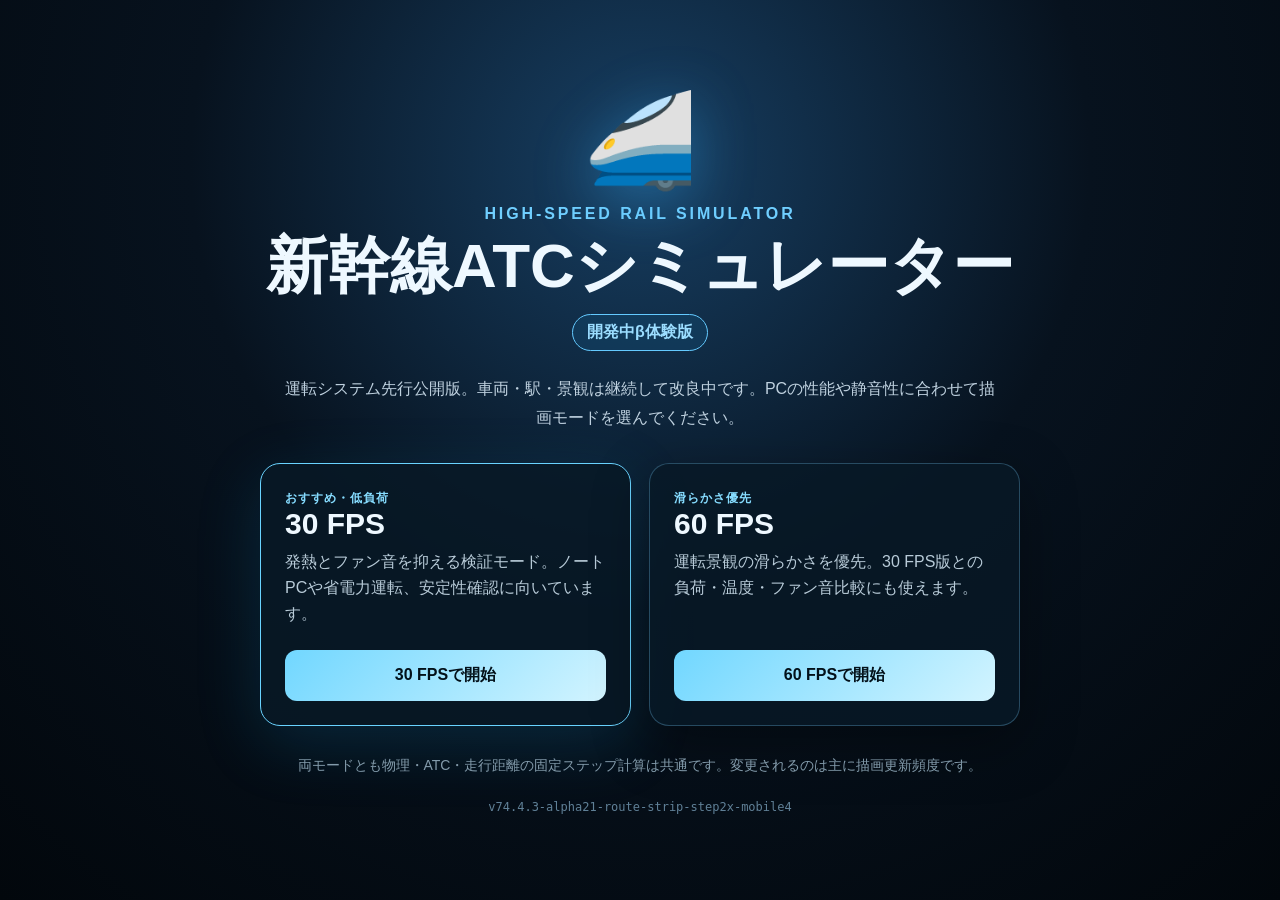
<file: index.html>
<!doctype html>
<html lang="ja">
<head>
  <meta charset="utf-8">
  <meta name="viewport" content="width=device-width, initial-scale=1, viewport-fit=cover">
  <title>新幹線ATCシミュレーター | 開発中β体験版</title>
  <meta name="theme-color" content="#02070c">
  <meta name="apple-mobile-web-app-capable" content="yes">
  <meta name="apple-mobile-web-app-status-bar-style" content="black-translucent">
  <link rel="manifest" href="manifest.webmanifest?v=mobile4">
  <link rel="apple-touch-icon" href="icons/icon-192.png?v=mobile4">
  <style>
    :root{color-scheme:dark;font-family:"Segoe UI","Yu Gothic UI",sans-serif}
    *{box-sizing:border-box}
    body{margin:0;min-height:100vh;display:grid;place-items:center;color:#eef8ff;background:radial-gradient(circle at 50% 18%,#173f63 0,#07121e 46%,#02070c 100%);overflow:auto}
    .title-shell{width:min(980px,calc(100% - 32px));padding:44px 22px;text-align:center}
    .mark{font-size:clamp(48px,9vw,92px);filter:drop-shadow(0 12px 30px rgba(55,181,255,.35))}
    .eyebrow{margin:10px 0 8px;letter-spacing:.18em;color:#70cfff;font-weight:800}
    h1{margin:0;font-size:clamp(30px,6vw,62px);line-height:1.12}
    .beta{display:inline-block;margin-top:14px;padding:7px 14px;border:1px solid #64caff;border-radius:999px;color:#9bddff;background:rgba(22,101,151,.22);font-weight:800}
    .lead{max-width:720px;margin:24px auto 30px;color:#bfd1df;line-height:1.8}
    .profiles{display:grid;grid-template-columns:repeat(2,minmax(0,1fr));gap:18px;max-width:760px;margin:auto}
    .profile{display:flex;min-height:190px;flex-direction:column;justify-content:space-between;padding:24px;border:1px solid rgba(121,207,255,.28);border-radius:20px;background:rgba(8,25,39,.82);box-shadow:0 18px 55px rgba(0,0,0,.35);text-align:left}
    .profile.recommended{border-color:#69d3ff;box-shadow:0 18px 65px rgba(24,148,211,.18)}
    .profile h2{margin:0 0 8px;font-size:30px}
    .profile p{margin:0;color:#b8cbd8;line-height:1.65}
    .tag{font-size:12px;color:#86dcff;font-weight:900;letter-spacing:.08em}
    .start{display:block;margin-top:22px;padding:15px 18px;border-radius:12px;text-align:center;text-decoration:none;font-weight:900;color:#03111a;background:linear-gradient(135deg,#71d7ff,#d2f4ff);transition:transform .15s ease,filter .15s ease}
    .start:hover{transform:translateY(-2px);filter:brightness(1.07)}
    .notes{margin:28px auto 0;max-width:760px;color:#839bab;font-size:14px;line-height:1.7}
    .version{margin-top:22px;color:#608097;font-family:Consolas,monospace;font-size:12px}
    @media(max-width:680px){.profiles{grid-template-columns:1fr}.title-shell{padding-top:28px}}
  </style>
</head>
<body>
  <main class="title-shell">
    <div class="mark" aria-hidden="true">🚄</div>
    <p class="eyebrow">HIGH-SPEED RAIL SIMULATOR</p>
    <h1>新幹線ATCシミュレーター</h1>
    <span class="beta">開発中β体験版</span>
    <p class="lead">運転システム先行公開版。車両・駅・景観は継続して改良中です。PCの性能や静音性に合わせて描画モードを選んでください。</p>
    <section class="profiles" aria-label="描画モード選択">
      <article class="profile recommended">
        <div><span class="tag">おすすめ・低負荷</span><h2>30 FPS</h2><p>発熱とファン音を抑える検証モード。ノートPCや省電力運転、安定性確認に向いています。</p></div>
        <a class="start" href="simulator.html?fps=30">30 FPSで開始</a>
      </article>
      <article class="profile">
        <div><span class="tag">滑らかさ優先</span><h2>60 FPS</h2><p>運転景観の滑らかさを優先。30 FPS版との負荷・温度・ファン音比較にも使えます。</p></div>
        <a class="start" href="simulator.html?fps=60">60 FPSで開始</a>
      </article>
    </section>
    <p class="notes">両モードとも物理・ATC・走行距離の固定ステップ計算は共通です。変更されるのは主に描画更新頻度です。</p>
    <div class="version">v74.4.3-alpha21-route-strip-step2x-mobile4</div>
  </main>
<script>if("serviceWorker" in navigator){window.addEventListener("load",()=>navigator.serviceWorker.register("service-worker.js?v=mobile4").catch(console.warn));}</script>
</body>
</html>
</file>
